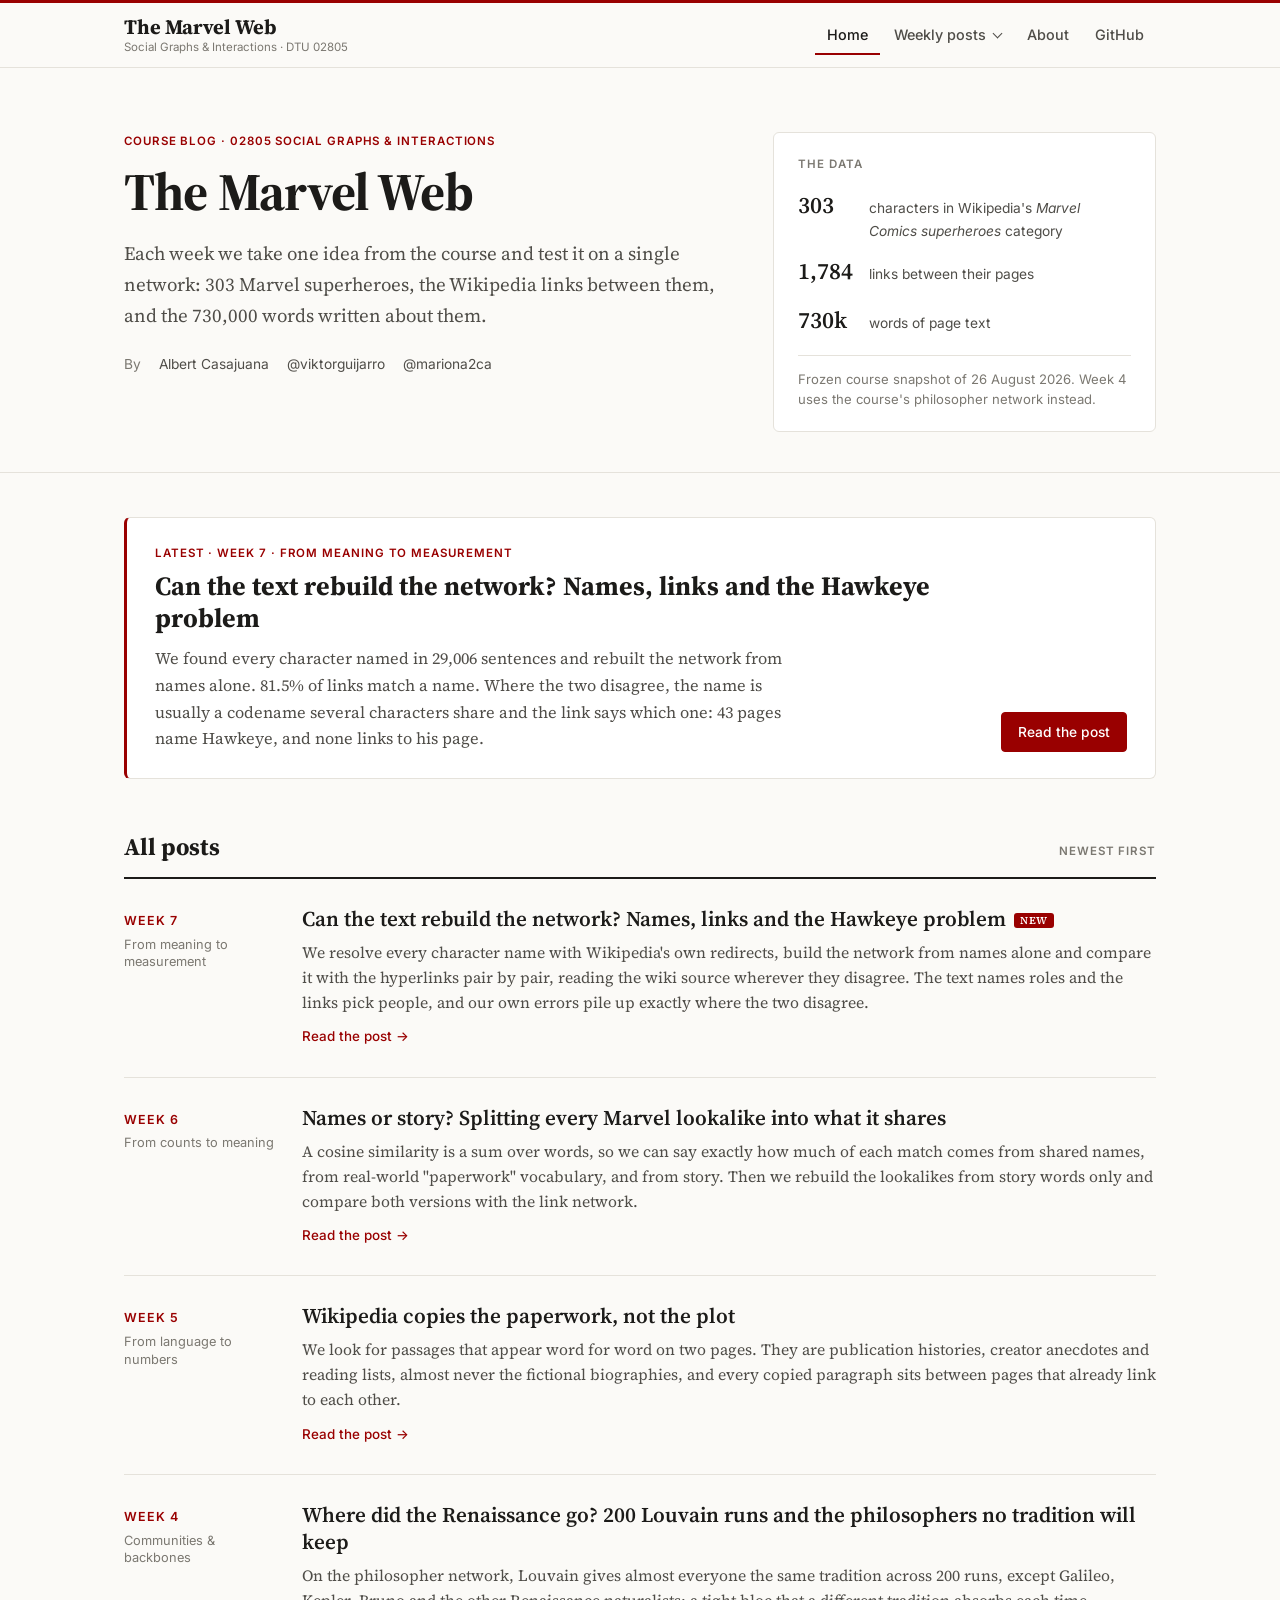
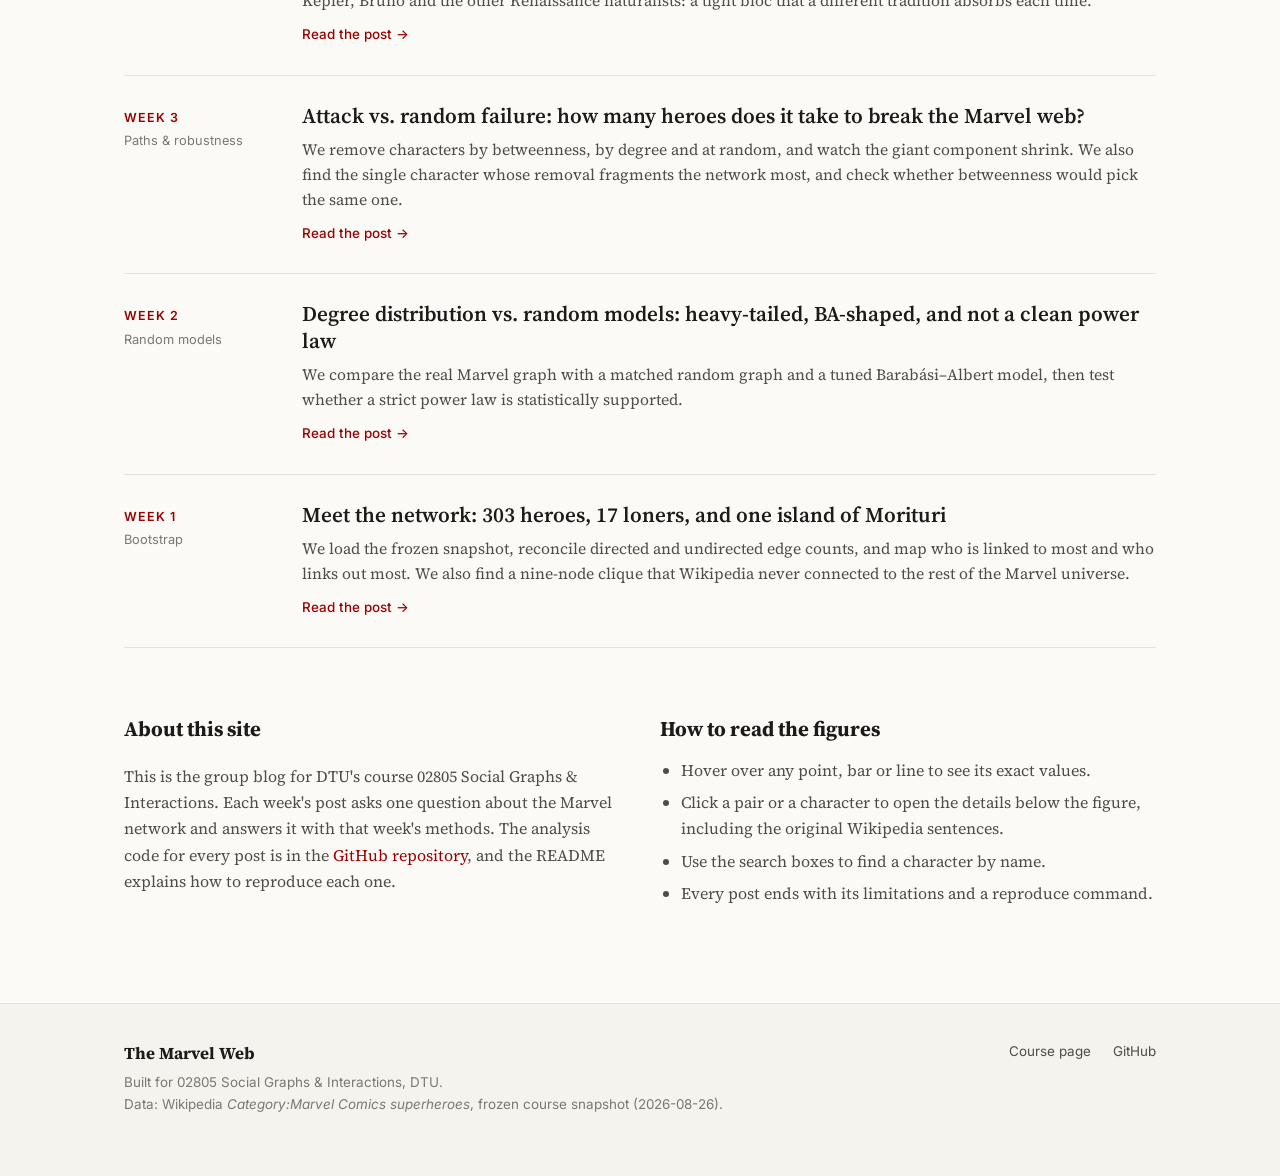
<file: index.html>
<!doctype html>
<html lang="en">
<head>
  <meta charset="utf-8" />
  <meta name="viewport" content="width=device-width, initial-scale=1" />
  <title>The Marvel Web</title>
  <meta name="description" content="A group's running log of the Social Graphs & Interactions course (02805), mining the structure and text of the Marvel Comics superhero network." />
  <meta name="theme-color" content="#fbfaf7" />
  <link rel="preconnect" href="https://fonts.googleapis.com" />
  <link rel="preconnect" href="https://fonts.gstatic.com" crossorigin />
  <link rel="stylesheet" href="style.css?v=8" />
  <link rel="icon" href="data:image/svg+xml,<svg xmlns=%22http://www.w3.org/2000/svg%22 viewBox=%220 0 32 32%22><rect width=%2232%22 height=%2232%22 rx=%225%22 fill=%22%23990000%22/><text x=%2216%22 y=%2223%22 font-family=%22Georgia,serif%22 font-size=%2219%22 font-weight=%22700%22 fill=%22white%22 text-anchor=%22middle%22>M</text></svg>" />
</head>
<body>
  <header class="site-header">
    <div class="inner">
      <a class="brand" href="index.html">
        <span class="brand-name">The Marvel Web</span>
        <span class="brand-sub">Social Graphs &amp; Interactions · DTU 02805</span>
      </a>
      <nav class="main-nav" aria-label="Main">
        <a href="index.html" class="active">Home</a>
        <details class="menu"><summary>Weekly posts</summary><div class="menu-list" data-posts></div></details>
        <a href="#about" class="hide-sm">About</a>
        <a href="https://github.com/albertcasajuana01/social-graphs" target="_blank" rel="noopener">GitHub</a>
      </nav>
    </div>
  </header>

  <section class="intro">
    <div class="inner">
      <div>
        <div class="eyebrow">Course blog · 02805 Social Graphs &amp; Interactions</div>
        <h1>The Marvel Web</h1>
        <p class="lede">Each week we take one idea from the course and test it on a single network: 303 Marvel superheroes, the Wikipedia links between them, and the 730,000 words written about them.</p>
        <div class="crew">
          <span>By</span>
          <a href="https://github.com/albertcasajuana01" target="_blank" rel="noopener">Albert Casajuana</a>
          <a href="https://github.com/viktorguijarro" target="_blank" rel="noopener">@viktorguijarro</a>
          <a href="https://github.com/mariona2ca" target="_blank" rel="noopener">@mariona2ca</a>
        </div>
      </div>
      <aside class="facts" aria-label="The data">
        <h2>The data</h2>
        <dl>
          <dt>303</dt><dd>characters in Wikipedia's <i>Marvel Comics superheroes</i> category</dd>
          <dt>1,784</dt><dd>links between their pages</dd>
          <dt>730k</dt><dd>words of page text</dd>
        </dl>
        <p>Frozen course snapshot of 26 August 2026. Week 4 uses the course's philosopher network instead.</p>
      </aside>
    </div>
  </section>

  <main>
    <div class="wrap wide">
      <div class="latest">
        <div>
          <p class="kicker">Latest · Week 7 · From meaning to measurement</p>
          <h2><a href="posts/week7-hawkeye.html">Can the text rebuild the network? Names, links and the Hawkeye problem</a></h2>
          <p>We found every character named in 29,006 sentences and rebuilt the network from names alone. 81.5% of links match a name. Where the two disagree, the name is usually a codename several characters share and the link says which one: 43 pages name Hawkeye, and none links to his page.</p>
        </div>
        <a class="btn" href="posts/week7-hawkeye.html">Read the post</a>
      </div>

      <div class="index-head" id="posts"><h2>All posts</h2><span>Newest first</span></div>
      <ul class="post-list">
        <li>
          <a href="posts/week7-hawkeye.html">
            <div class="no">Week 7<small>From meaning to measurement</small></div>
            <div>
              <h2>Can the text rebuild the network? Names, links and the Hawkeye problem<span class="new">NEW</span></h2>
              <p>We resolve every character name with Wikipedia's own redirects, build the network from names alone and compare it with the hyperlinks pair by pair, reading the wiki source wherever they disagree. The text names roles and the links pick people, and our own errors pile up exactly where the two disagree.</p>
              <span class="more">Read the post →</span>
            </div>
          </a>
        </li>
        <li>
          <a href="posts/week6-names.html">
            <div class="no">Week 6<small>From counts to meaning</small></div>
            <div>
              <h2>Names or story? Splitting every Marvel lookalike into what it shares</h2>
              <p>A cosine similarity is a sum over words, so we can say exactly how much of each match comes from shared names, from real-world "paperwork" vocabulary, and from story. Then we rebuild the lookalikes from story words only and compare both versions with the link network.</p>
              <span class="more">Read the post →</span>
            </div>
          </a>
        </li>
        <li>
          <a href="posts/week5-copying.html">
            <div class="no">Week 5<small>From language to numbers</small></div>
            <div>
              <h2>Wikipedia copies the paperwork, not the plot</h2>
              <p>We look for passages that appear word for word on two pages. They are publication histories, creator anecdotes and reading lists, almost never the fictional biographies, and every copied paragraph sits between pages that already link to each other.</p>
              <span class="more">Read the post →</span>
            </div>
          </a>
        </li>
        <li>
          <a href="posts/week4-renaissance.html">
            <div class="no">Week 4<small>Communities &amp; backbones</small></div>
            <div>
              <h2>Where did the Renaissance go? 200 Louvain runs and the philosophers no tradition will keep</h2>
              <p>On the philosopher network, Louvain gives almost everyone the same tradition across 200 runs, except Galileo, Kepler, Bruno and the other Renaissance naturalists: a tight bloc that a different tradition absorbs each time.</p>
              <span class="more">Read the post →</span>
            </div>
          </a>
        </li>
        <li>
          <a href="posts/week3-robustness.html">
            <div class="no">Week 3<small>Paths &amp; robustness</small></div>
            <div>
              <h2>Attack vs. random failure: how many heroes does it take to break the Marvel web?</h2>
              <p>We remove characters by betweenness, by degree and at random, and watch the giant component shrink. We also find the single character whose removal fragments the network most, and check whether betweenness would pick the same one.</p>
              <span class="more">Read the post →</span>
            </div>
          </a>
        </li>
        <li>
          <a href="posts/week2-models.html">
            <div class="no">Week 2<small>Random models</small></div>
            <div>
              <h2>Degree distribution vs. random models: heavy-tailed, BA-shaped, and not a clean power law</h2>
              <p>We compare the real Marvel graph with a matched random graph and a tuned Barabási–Albert model, then test whether a strict power law is statistically supported.</p>
              <span class="more">Read the post →</span>
            </div>
          </a>
        </li>
        <li>
          <a href="posts/week1-bootstrap.html">
            <div class="no">Week 1<small>Bootstrap</small></div>
            <div>
              <h2>Meet the network: 303 heroes, 17 loners, and one island of Morituri</h2>
              <p>We load the frozen snapshot, reconcile directed and undirected edge counts, and map who is linked to most and who links out most. We also find a nine-node clique that Wikipedia never connected to the rest of the Marvel universe.</p>
              <span class="more">Read the post →</span>
            </div>
          </a>
        </li>
      </ul>

      <section class="about" id="about">
        <div>
          <h2>About this site</h2>
          <p>This is the group blog for DTU's course 02805 Social Graphs &amp; Interactions. Each week's post asks one question about the Marvel network and answers it with that week's methods. The analysis code for every post is in the <a href="https://github.com/albertcasajuana01/social-graphs">GitHub repository</a>, and the README explains how to reproduce each one.</p>
        </div>
        <div>
          <h2>How to read the figures</h2>
          <ul>
            <li>Hover over any point, bar or line to see its exact values.</li>
            <li>Click a pair or a character to open the details below the figure, including the original Wikipedia sentences.</li>
            <li>Use the search boxes to find a character by name.</li>
            <li>Every post ends with its limitations and a reproduce command.</li>
          </ul>
        </div>
      </section>
    </div>
  </main>

  <footer>
    <div class="inner">
      <div>
        <div class="fm">The Marvel Web</div>
        Built for 02805 Social Graphs &amp; Interactions, DTU.<br />Data: Wikipedia <i>Category:Marvel Comics superheroes</i>, frozen course snapshot (2026-08-26).
      </div>
      <div class="links">
        <a href="https://sunelehmann.com/socialgraphs2026-web/" target="_blank" rel="noopener">Course page</a>
        <a href="https://github.com/albertcasajuana01/social-graphs" target="_blank" rel="noopener">GitHub</a>
      </div>
    </div>
  </footer>

  <script src="assets/site.js?v=10"></script>
</body>
</html>
</file>
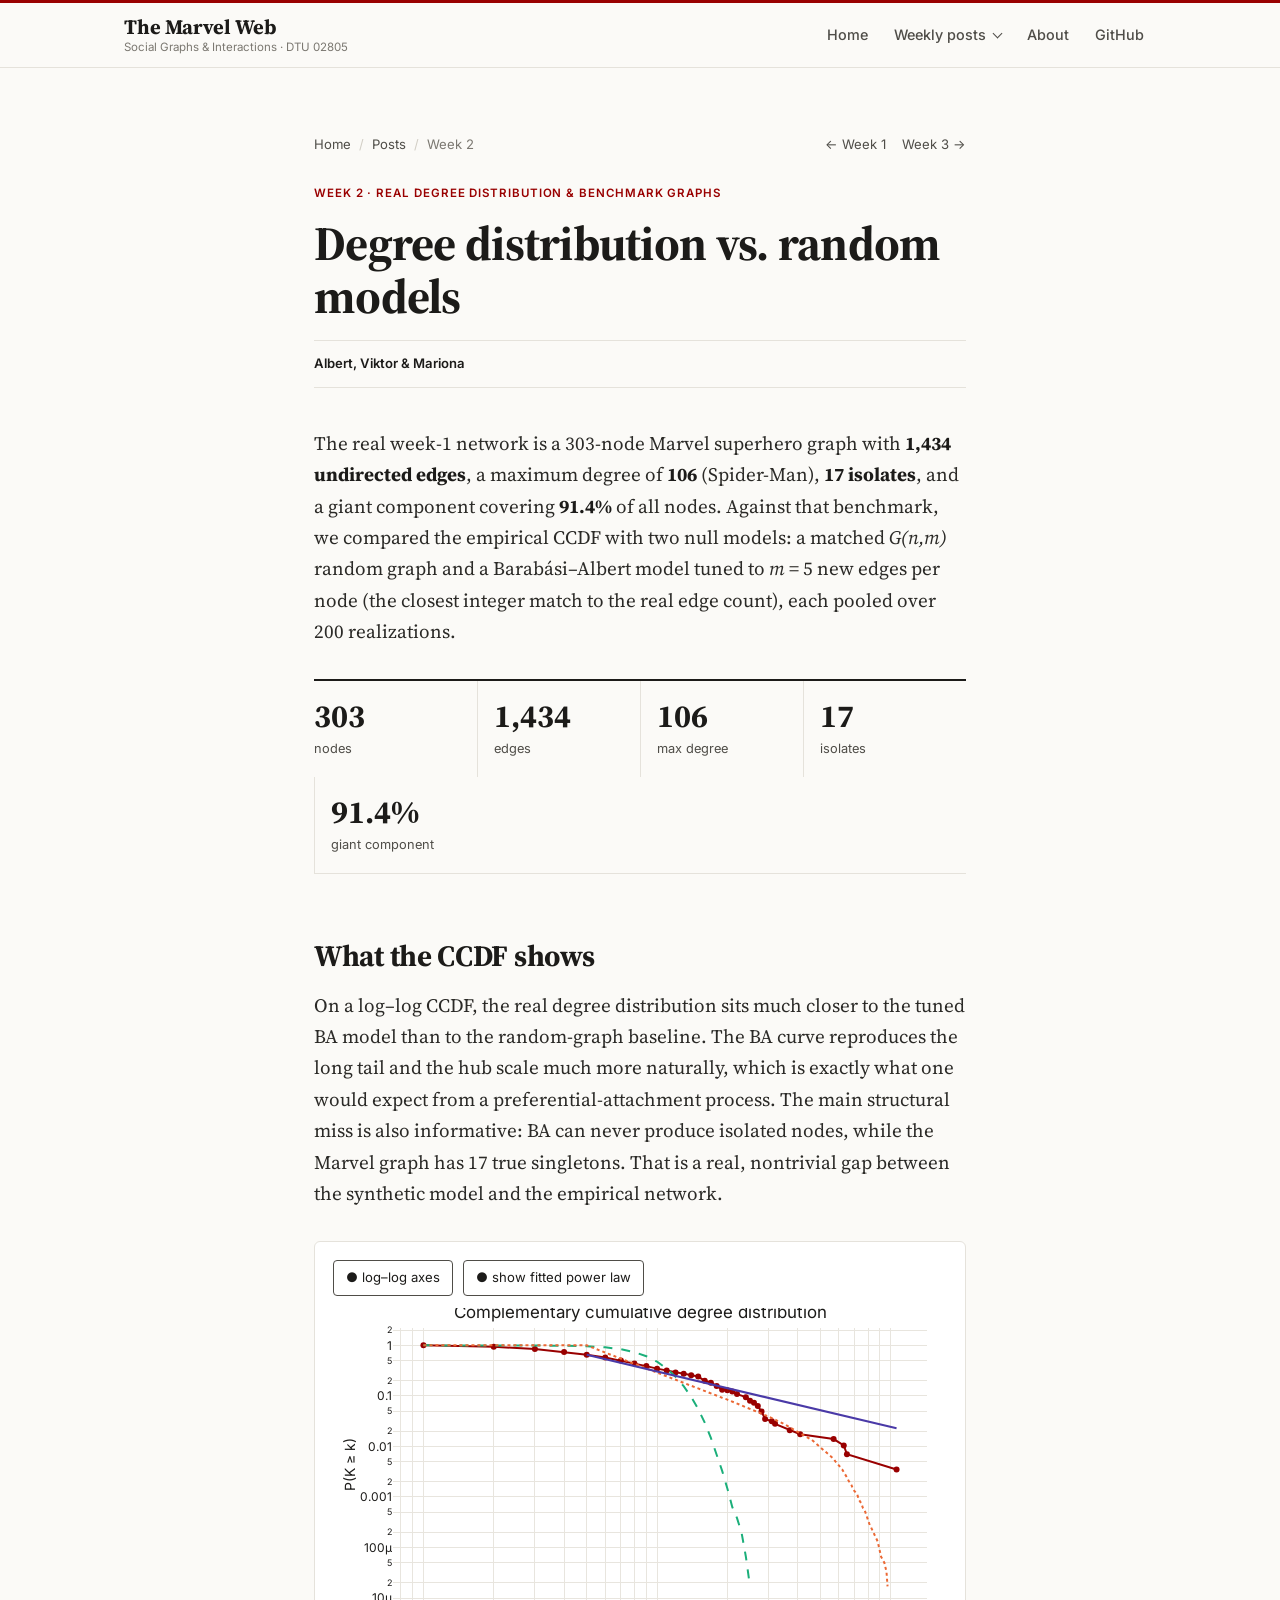
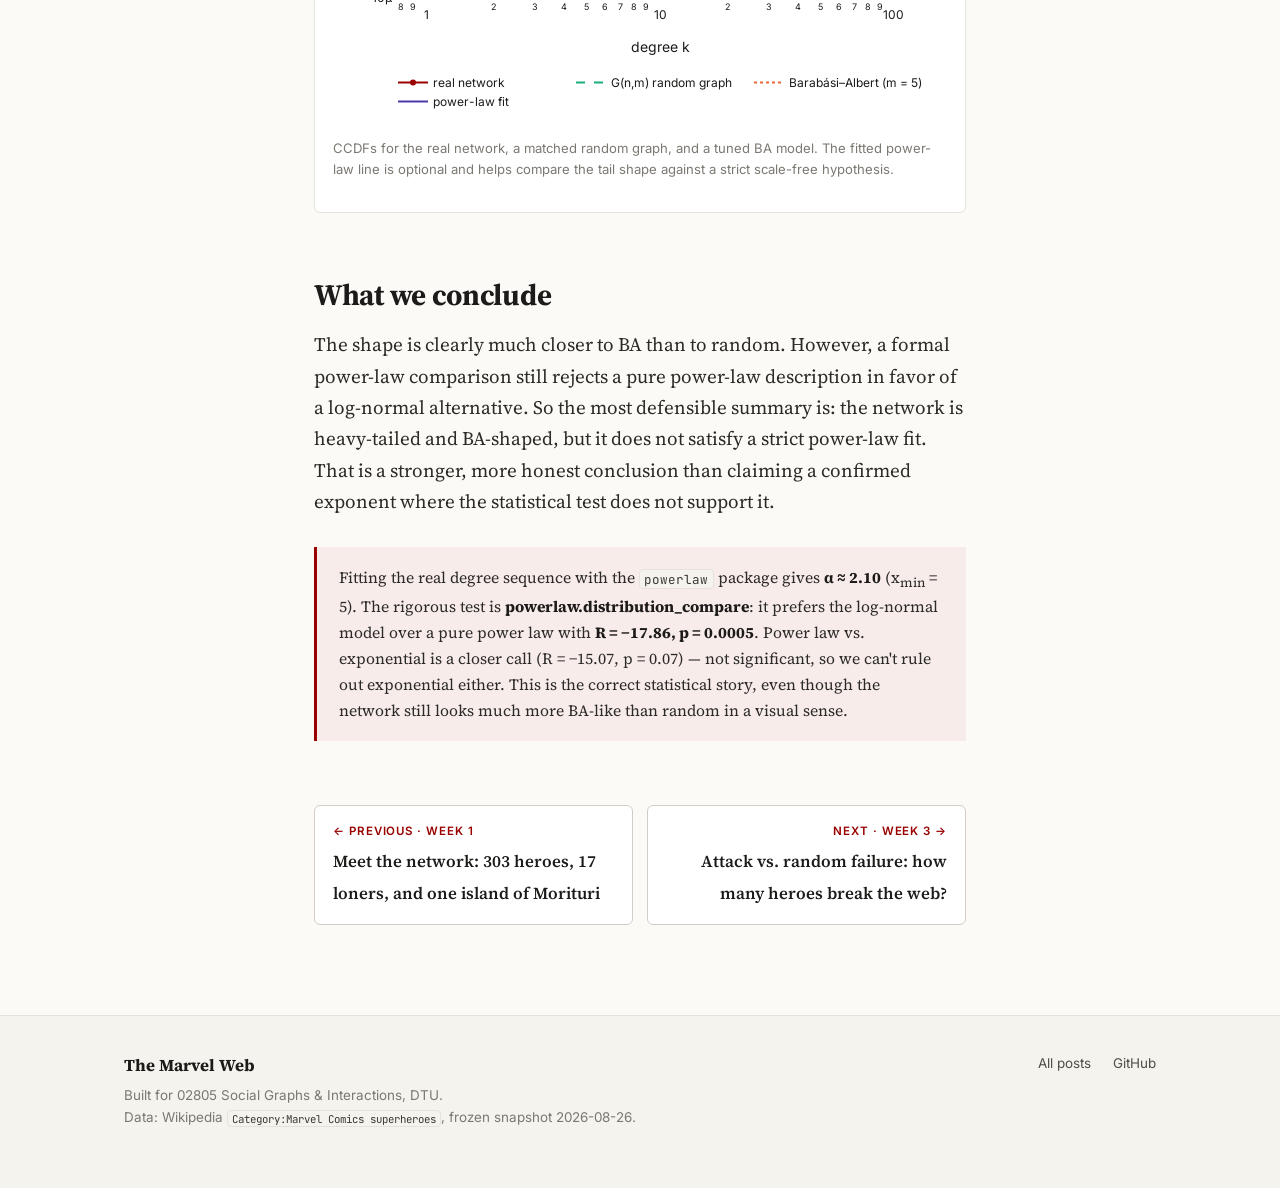
<file: posts/week2-models.html>
<!doctype html>
<html lang="en">
<head>
  <meta charset="utf-8" />
  <meta name="viewport" content="width=device-width, initial-scale=1" />
  <title>Week 2 — Degree distribution vs. random models | The Marvel Web</title>
  <meta name="theme-color" content="#fbfaf7" />
  <link rel="stylesheet" href="../style.css?v=8" />
  <link rel="icon" href="data:image/svg+xml,<svg xmlns=%22http://www.w3.org/2000/svg%22 viewBox=%220 0 32 32%22><rect width=%2232%22 height=%2232%22 rx=%225%22 fill=%22%23990000%22/><text x=%2216%22 y=%2223%22 font-family=%22Georgia,serif%22 font-size=%2219%22 font-weight=%22700%22 fill=%22white%22 text-anchor=%22middle%22>M</text></svg>" />
</head>
<body>
  <header class="site-header">
    <div class="inner">
      <a class="brand" href="../index.html">
        <span class="brand-name">The Marvel Web</span>
        <span class="brand-sub">Social Graphs &amp; Interactions · DTU 02805</span>
      </a>
      <nav class="main-nav" aria-label="Main">
        <a href="../index.html">Home</a>
        <details class="menu"><summary>Weekly posts</summary><div class="menu-list" data-posts></div></details>
        <a href="../index.html#about" class="hide-sm">About</a>
        <a href="https://github.com/albertcasajuana01/social-graphs" target="_blank" rel="noopener">GitHub</a>
      </nav>
    </div>
    <div class="progress"></div>
  </header>

  <main>
    <div class="wrap">
      <article>
        <div class="article-head">
          <p class="kicker">Week 2 · Real degree distribution &amp; benchmark graphs</p>
          <h1>Degree distribution vs. random models</h1>
          <div class="byline"><span><b>Albert, Viktor &amp; Mariona</b></span></div>
        </div>

        <p>
          The real week-1 network is a 303-node Marvel superhero graph with <strong>1,434 undirected edges</strong>,
          a maximum degree of <strong>106</strong> (Spider-Man), <strong>17 isolates</strong>, and a giant component
          covering <strong>91.4%</strong> of all nodes. Against that benchmark, we compared the empirical CCDF with
          two null models: a matched <em>G(n,m)</em> random graph and a Barabási–Albert model tuned to
          <em>m</em> = 5 new edges per node (the closest integer match to the real edge count),
          each pooled over 200 realizations.
        </p>

        <div class="stat-grid">
          <div class="stat-card"><div class="num">303</div><div class="label">nodes</div></div>
          <div class="stat-card"><div class="num">1,434</div><div class="label">edges</div></div>
          <div class="stat-card"><div class="num">106</div><div class="label">max degree</div></div>
          <div class="stat-card"><div class="num">17</div><div class="label">isolates</div></div>
          <div class="stat-card"><div class="num">91.4%</div><div class="label">giant component</div></div>
        </div>

        <h2>What the CCDF shows</h2>
        <p>
          On a log–log CCDF, the real degree distribution sits much closer to the tuned BA model than to the
          random-graph baseline. The BA curve reproduces the long tail and the hub scale much more naturally,
          which is exactly what one would expect from a preferential-attachment process. The main structural
          miss is also informative: BA can never produce isolated nodes, while the Marvel graph has 17 true
          singletons. That is a real, nontrivial gap between the synthetic model and the empirical network.
        </p>

        <div class="chart-app">
          <div class="net-controls">
            <span class="chip-toggle on" id="ccdf-scale-toggle">● log–log axes</span>
            <span class="chip-toggle on" id="ccdf-fit-toggle">● show fitted power law</span>
          </div>
          <div id="ccdf-plot" class="chart-plot" style="height:420px;"></div>
          <p class="chart-note">
            CCDFs for the real network, a matched random graph, and a tuned BA model. The fitted power-law line is
            optional and helps compare the tail shape against a strict scale-free hypothesis.
          </p>
        </div>

        <h2>What we conclude</h2>
        <p>
          The shape is clearly much closer to BA than to random. However, a formal power-law comparison still
          rejects a pure power-law description in favor of a log-normal alternative. So the most defensible
          summary is: the network is heavy-tailed and BA-shaped, but it does not satisfy a strict power-law fit.
          That is a stronger, more honest conclusion than claiming a confirmed exponent where the statistical
          test does not support it.
        </p>

        <div class="callout">
          Fitting the real degree sequence with the <code>powerlaw</code> package gives
          <strong>α ≈ 2.10</strong> (x<sub>min</sub> = 5). The rigorous test is
          <strong>powerlaw.distribution_compare</strong>: it prefers the log-normal model over a pure power law
          with <strong>R = −17.86, p = 0.0005</strong>. Power law vs. exponential is a closer call
          (R = −15.07, p = 0.07) — not significant, so we can't rule out exponential either. This is the correct
          statistical story, even though the network still looks much more BA-like than random in a visual sense.
        </div>
      </article>
    </div>
  </main>

  <footer>
    <div class="inner">
      <div>
        <div class="fm">The Marvel Web</div>
        Built for 02805 Social Graphs &amp; Interactions, DTU.<br />Data: Wikipedia <code>Category:Marvel Comics superheroes</code>, frozen snapshot 2026-08-26.
      </div>
      <div class="links">
        <a href="../index.html">All posts</a>
        <a href="https://github.com/albertcasajuana01/social-graphs" target="_blank" rel="noopener">GitHub</a>
      </div>
    </div>
  </footer>

  <script src="https://cdn.plot.ly/plotly-2.35.2.min.js"></script>
  <script src="../assets/charts_week2.js?v=8"></script>
  <script src="../assets/site.js?v=10"></script>
</body>
</html>
</file>
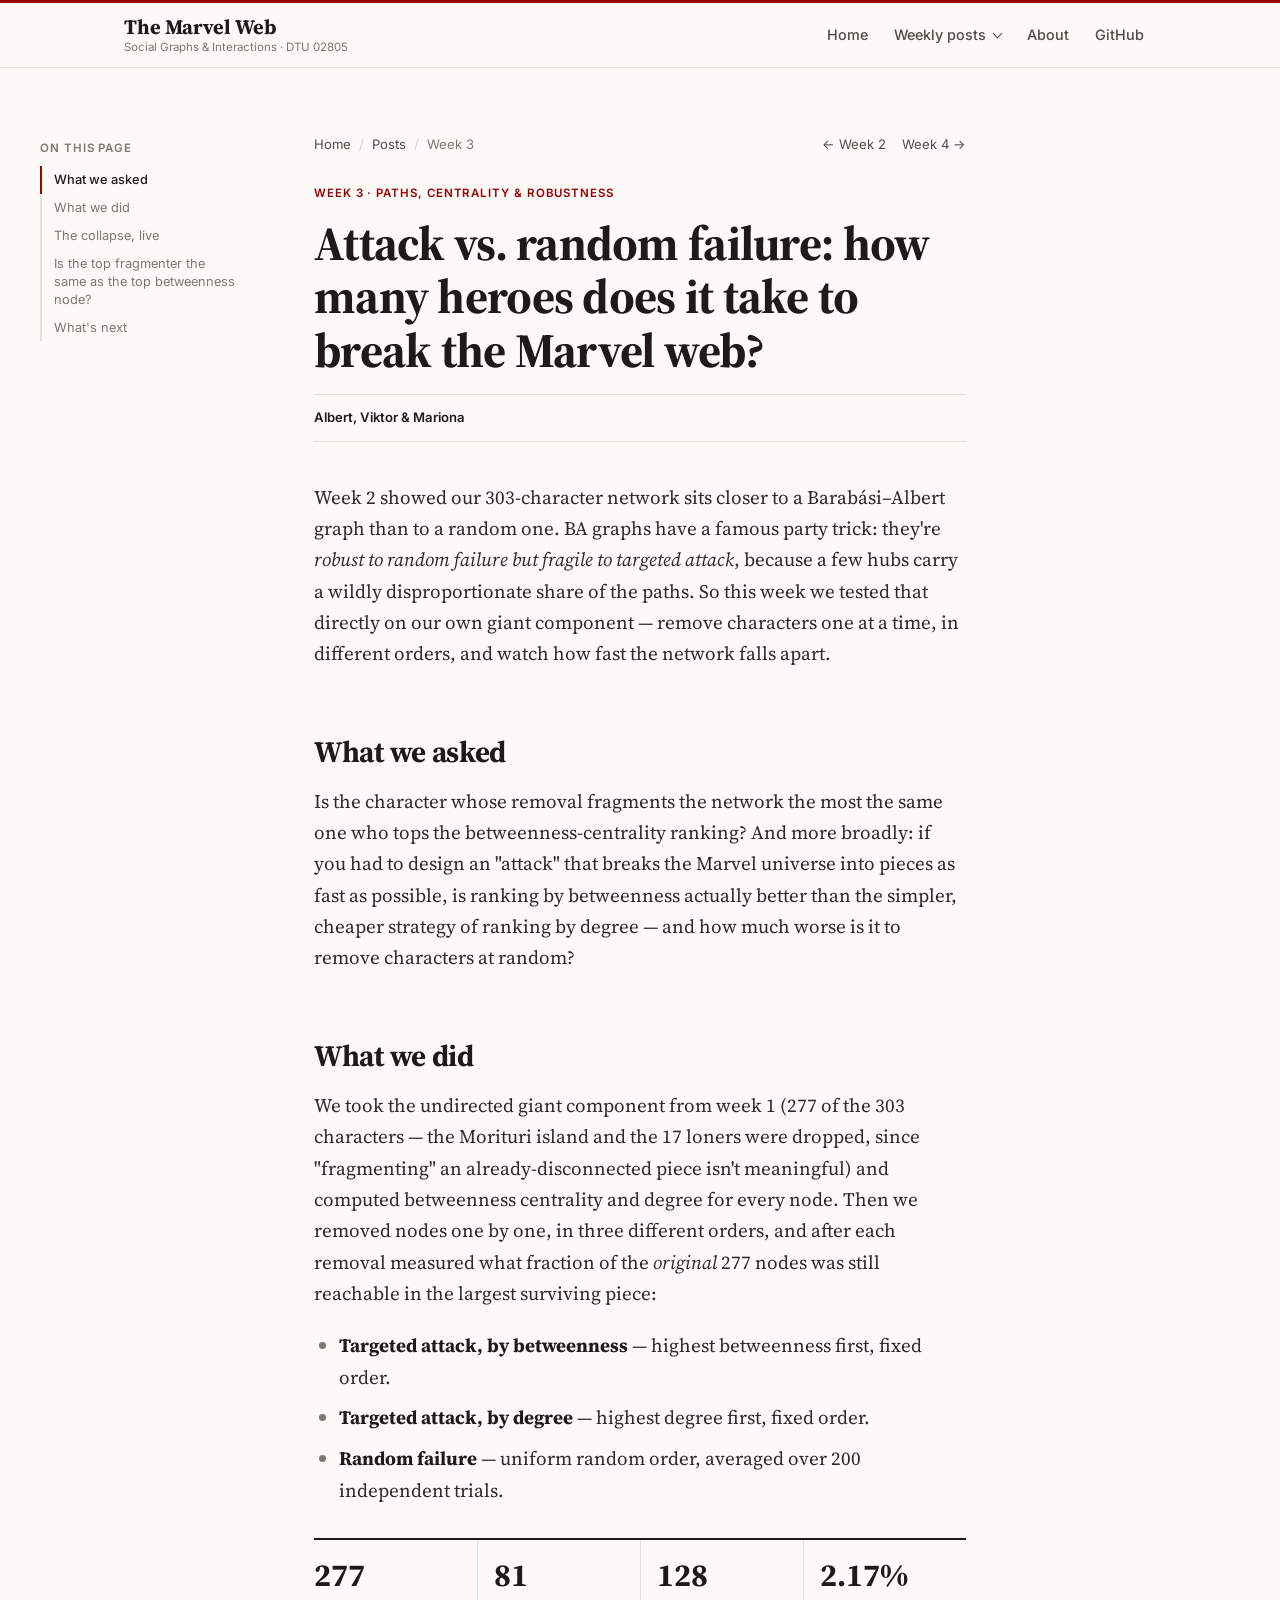
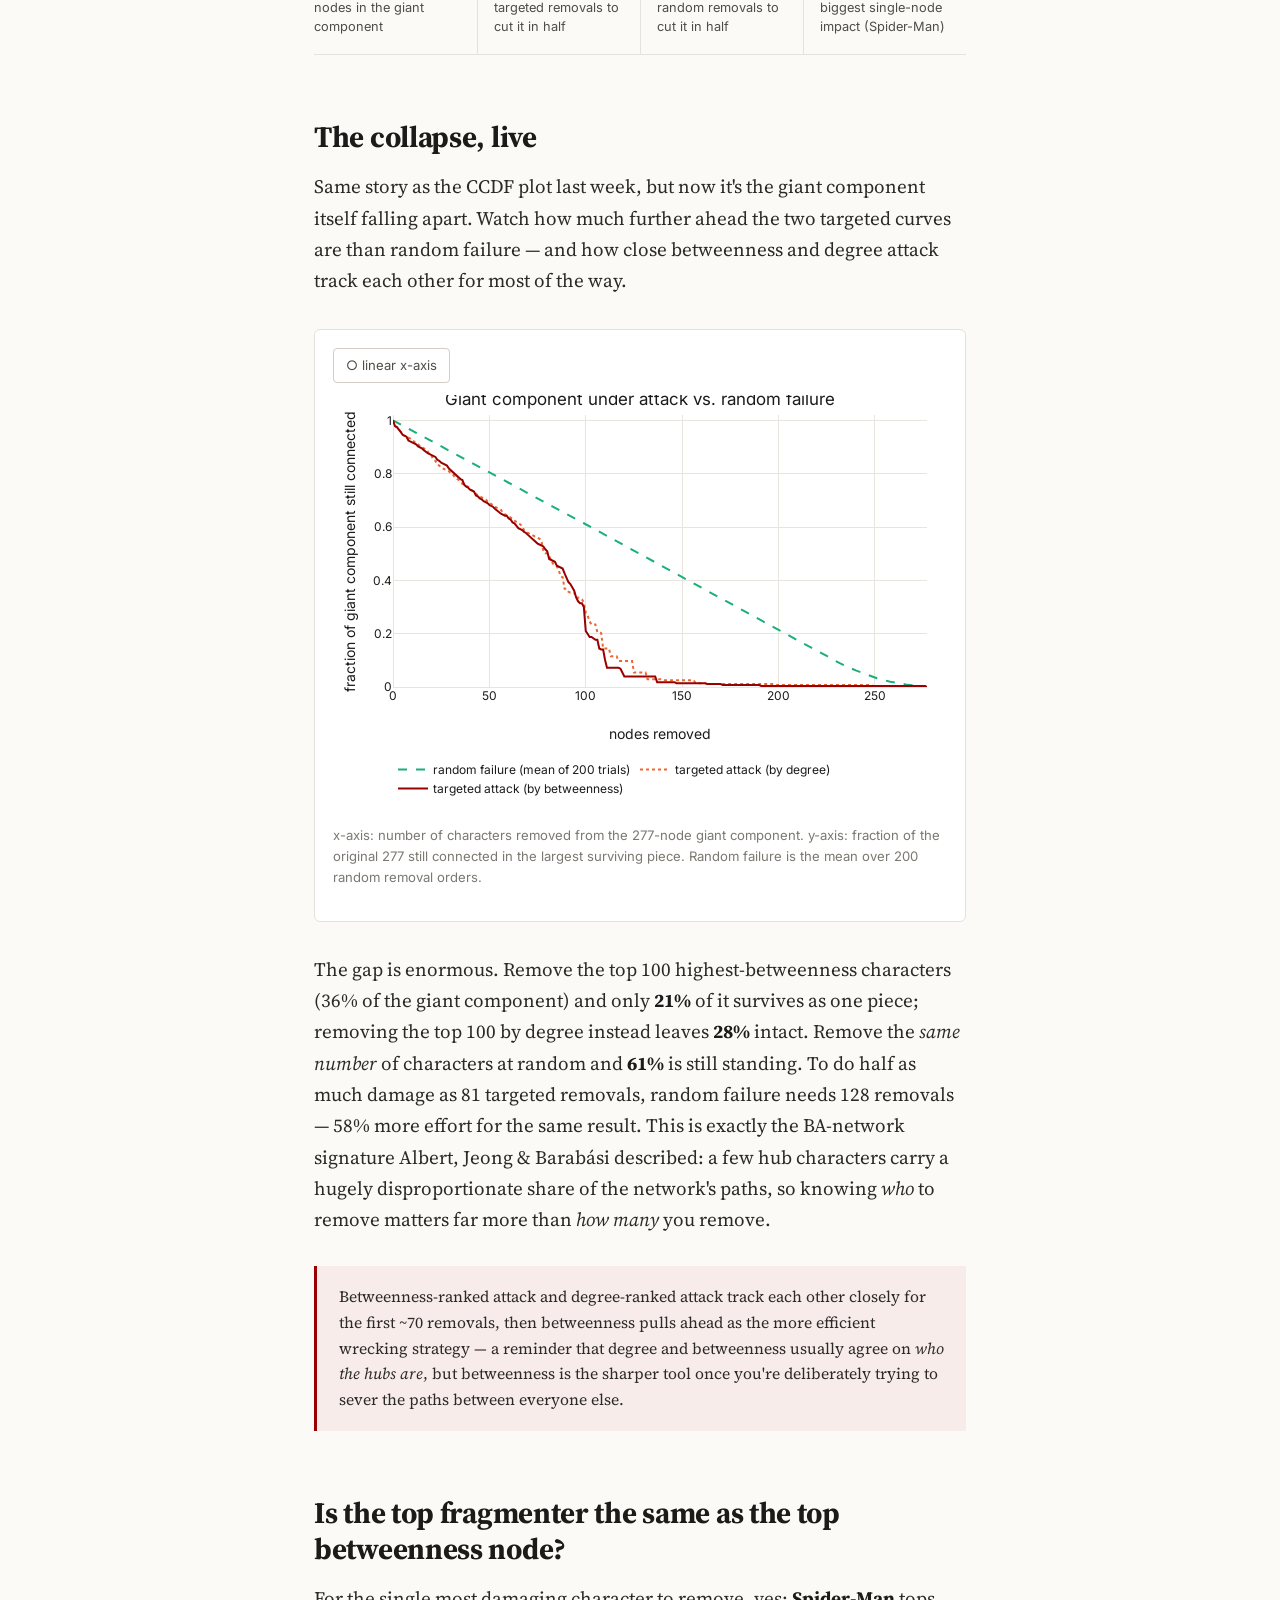
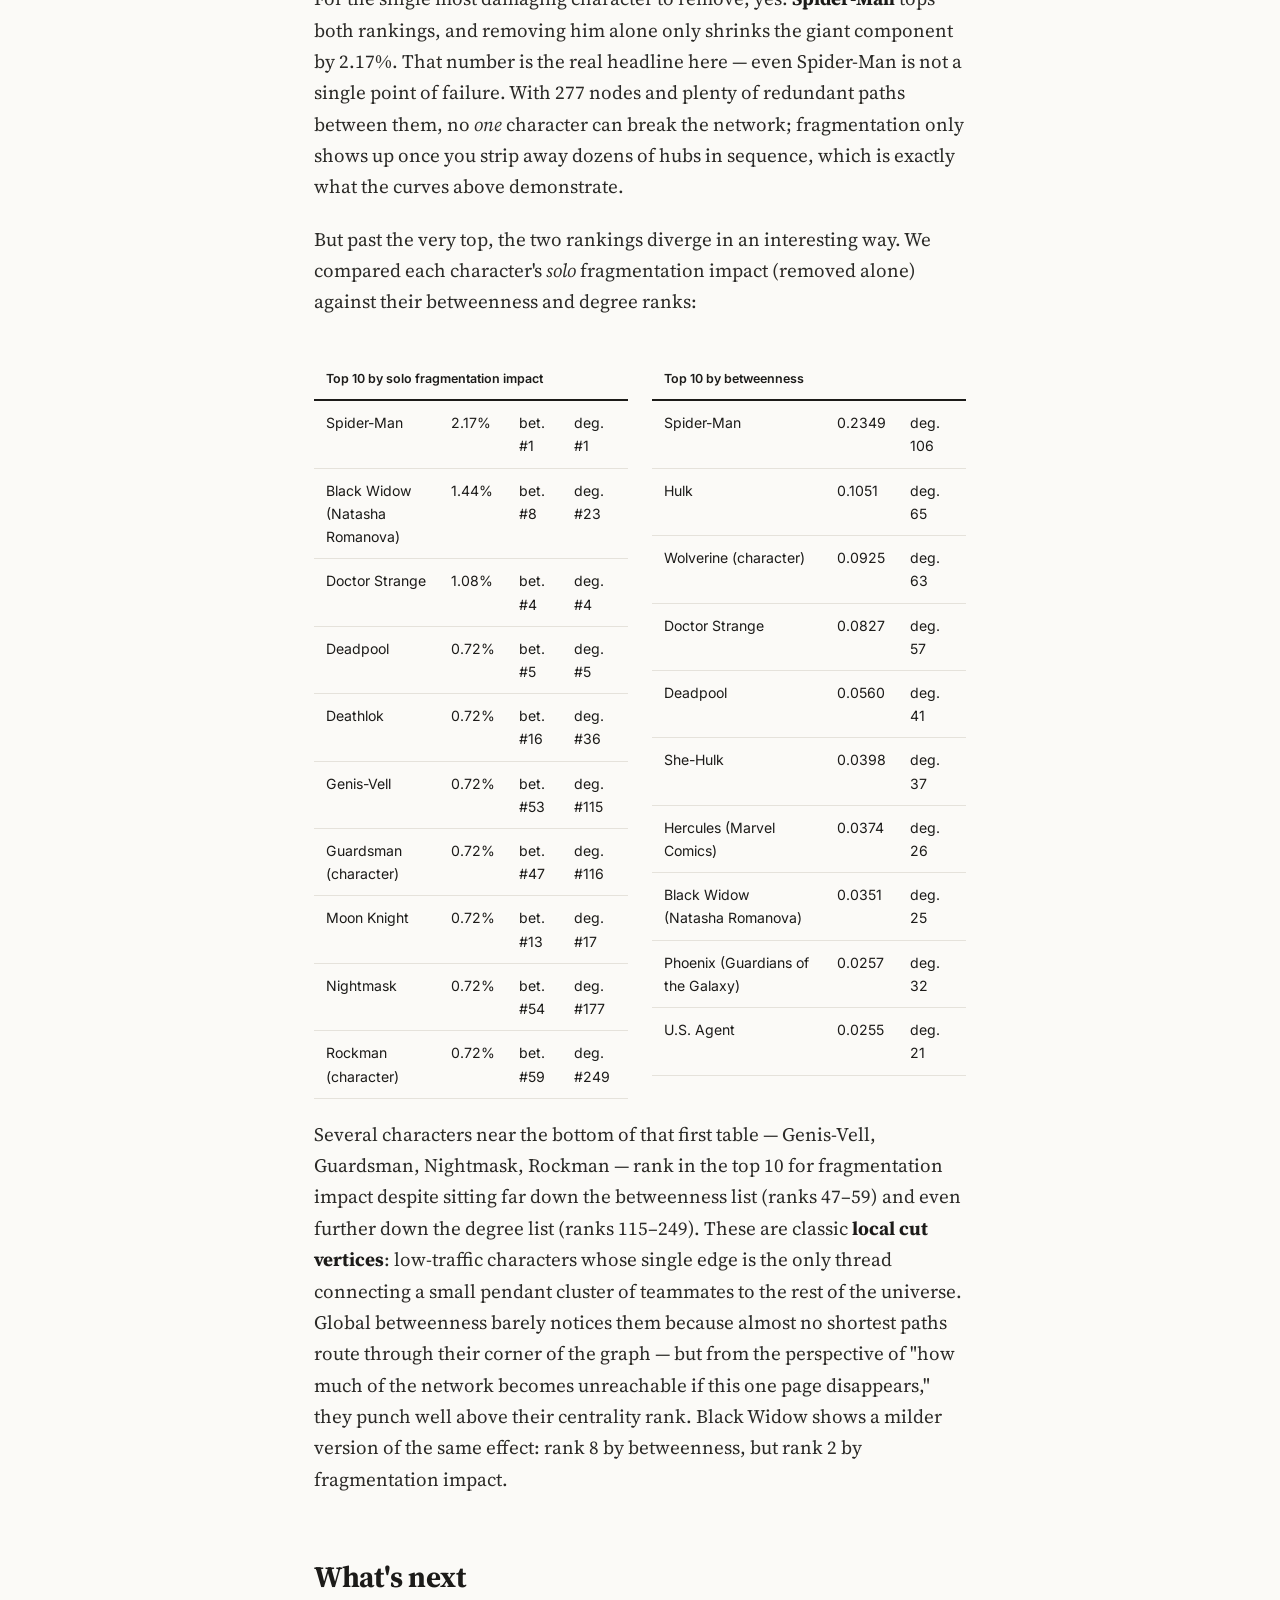
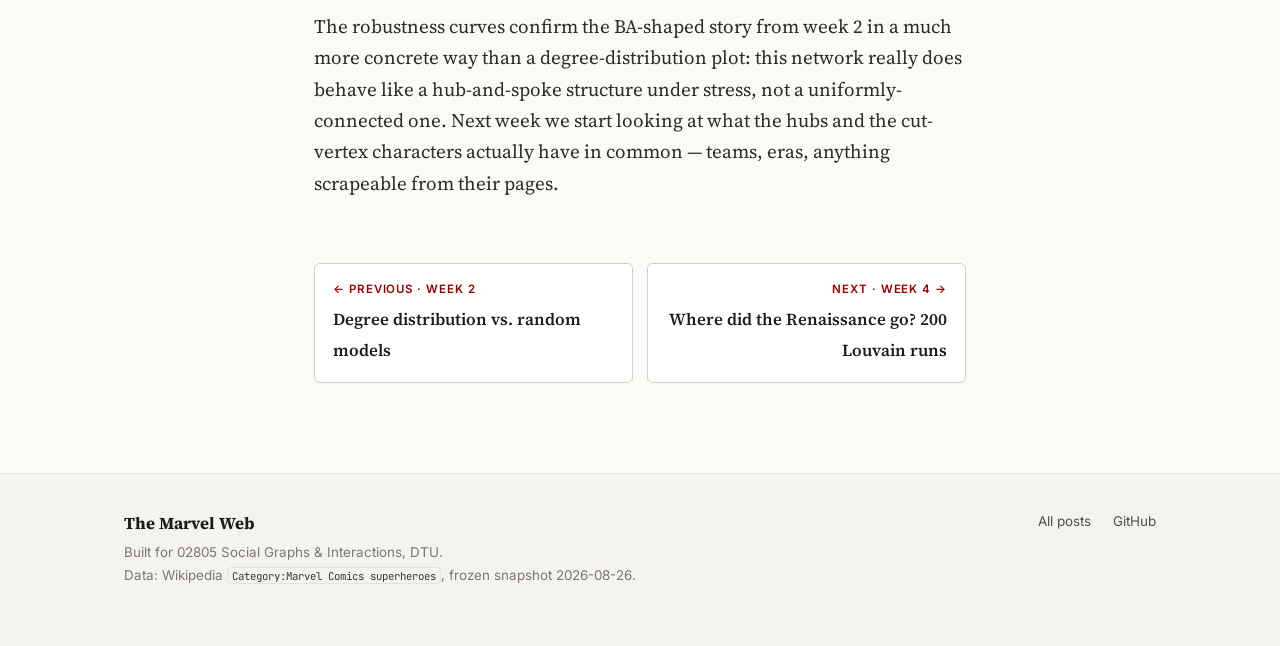
<file: posts/week3-robustness.html>
<!doctype html>
<html lang="en">
<head>
  <meta charset="utf-8" />
  <meta name="viewport" content="width=device-width, initial-scale=1" />
  <title>Week 3 — Attack vs. random failure | The Marvel Web</title>
  <meta name="theme-color" content="#fbfaf7" />
  <link rel="stylesheet" href="../style.css?v=8" />
  <link rel="icon" href="data:image/svg+xml,<svg xmlns=%22http://www.w3.org/2000/svg%22 viewBox=%220 0 32 32%22><rect width=%2232%22 height=%2232%22 rx=%225%22 fill=%22%23990000%22/><text x=%2216%22 y=%2223%22 font-family=%22Georgia,serif%22 font-size=%2219%22 font-weight=%22700%22 fill=%22white%22 text-anchor=%22middle%22>M</text></svg>" />
</head>
<body>
  <header class="site-header">
    <div class="inner">
      <a class="brand" href="../index.html">
        <span class="brand-name">The Marvel Web</span>
        <span class="brand-sub">Social Graphs &amp; Interactions · DTU 02805</span>
      </a>
      <nav class="main-nav" aria-label="Main">
        <a href="../index.html">Home</a>
        <details class="menu"><summary>Weekly posts</summary><div class="menu-list" data-posts></div></details>
        <a href="../index.html#about" class="hide-sm">About</a>
        <a href="https://github.com/albertcasajuana01/social-graphs" target="_blank" rel="noopener">GitHub</a>
      </nav>
    </div>
    <div class="progress"></div>
  </header>

  <main>
    <div class="wrap">
      <article>
        <div class="article-head">
          <p class="kicker">Week 3 · Paths, centrality &amp; robustness</p>
          <h1>Attack vs. random failure: how many heroes does it take to break the Marvel web?</h1>
          <div class="byline"><span><b>Albert, Viktor &amp; Mariona</b></span></div>
        </div>

        <p>
          Week 2 showed our 303-character network sits closer to a
          Barabási–Albert graph than to a random one. BA graphs have a famous party trick: they're
          <em>robust to random failure but fragile to targeted attack</em>, because a few hubs carry a wildly
          disproportionate share of the paths. So this week we tested that directly on our own giant
          component — remove characters one at a time, in different orders, and watch how fast the network
          falls apart.
        </p>

        <h2>What we asked</h2>
        <p>
          Is the character whose removal fragments the network the most the same one who tops the
          betweenness-centrality ranking? And more broadly: if you had to design an "attack" that breaks the
          Marvel universe into pieces as fast as possible, is ranking by betweenness actually better than the
          simpler, cheaper strategy of ranking by degree — and how much worse is it to remove characters at
          random?
        </p>

        <h2>What we did</h2>
        <p>
          We took the undirected giant component from week 1 (277 of the 303 characters — the Morituri
          island and the 17 loners were dropped, since "fragmenting" an already-disconnected piece isn't
          meaningful) and computed betweenness centrality and degree for every node. Then we removed nodes
          one by one, in three different orders, and after each removal measured what fraction of the
          <em>original</em> 277 nodes was still reachable in the largest surviving piece:
        </p>

        <ul>
          <li><strong>Targeted attack, by betweenness</strong> — highest betweenness first, fixed order.</li>
          <li><strong>Targeted attack, by degree</strong> — highest degree first, fixed order.</li>
          <li><strong>Random failure</strong> — uniform random order, averaged over 200 independent trials.</li>
        </ul>

        <div class="stat-grid">
          <div class="stat-card"><div class="num">277</div><div class="label">nodes in the giant component</div></div>
          <div class="stat-card"><div class="num">81</div><div class="label">targeted removals to cut it in half</div></div>
          <div class="stat-card"><div class="num">128</div><div class="label">random removals to cut it in half</div></div>
          <div class="stat-card"><div class="num">2.17%</div><div class="label">biggest single-node impact (Spider-Man)</div></div>
        </div>

        <h2>The collapse, live</h2>
        <p>
          Same story as the CCDF plot last week, but now it's the giant component itself falling apart.
          Watch how much further ahead the two targeted curves are than random failure — and how close
          betweenness and degree attack track each other for most of the way.
        </p>

        <div class="chart-app">
          <div class="net-controls">
            <span class="chip-toggle" id="robustness-scale-toggle">○ linear x-axis</span>
          </div>
          <div id="robustness-plot" class="chart-plot" style="height:420px;"></div>
          <p class="chart-note">
            x-axis: number of characters removed from the 277-node giant component. y-axis: fraction of the
            original 277 still connected in the largest surviving piece. Random failure is the mean over
            200 random removal orders.
          </p>
        </div>

        <p>
          The gap is enormous. Remove the top 100 highest-betweenness characters (36% of the giant
          component) and only <strong>21%</strong> of it survives as one piece; removing the top 100 by
          degree instead leaves <strong>28%</strong> intact. Remove the <em>same number</em> of characters at
          random and <strong>61%</strong> is still standing. To do half as much damage as 81 targeted
          removals, random failure needs 128 removals — 58% more effort for the same result. This is exactly
          the BA-network signature Albert, Jeong &amp; Barabási described: a few hub characters carry a
          hugely disproportionate share of the network's paths, so knowing <em>who</em> to remove matters far
          more than <em>how many</em> you remove.
        </p>

        <div class="callout">
          Betweenness-ranked attack and degree-ranked attack track each other closely for the first ~70
          removals, then betweenness pulls ahead as the more efficient wrecking strategy — a reminder that
          degree and betweenness usually agree on <em>who the hubs are</em>, but betweenness is the sharper
          tool once you're deliberately trying to sever the paths between everyone else.
        </div>

        <h2>Is the top fragmenter the same as the top betweenness node?</h2>
        <p>
          For the single most damaging character to remove, yes: <strong>Spider-Man</strong> tops both
          rankings, and removing him alone only shrinks the giant component by 2.17%. That number is the
          real headline here — even Spider-Man is not a single point of failure. With 277 nodes and plenty of
          redundant paths between them, no <em>one</em> character can break the network; fragmentation only
          shows up once you strip away dozens of hubs in sequence, which is exactly what the curves above
          demonstrate.
        </p>
        <p>
          But past the very top, the two rankings diverge in an interesting way. We compared each
          character's <em>solo</em> fragmentation impact (removed alone) against their betweenness and degree
          ranks:
        </p>

        <div class="two-col">
          <div>
            <table class="stats">
              <thead><tr><th colspan="4">Top 10 by solo fragmentation impact</th></tr></thead>
              <tbody id="fragmenters-table">
                <tr><td colspan="4">loading…</td></tr>
              </tbody>
            </table>
          </div>
          <div>
            <table class="stats">
              <thead><tr><th colspan="3">Top 10 by betweenness</th></tr></thead>
              <tbody id="betweenness-table">
                <tr><td colspan="3">loading…</td></tr>
              </tbody>
            </table>
          </div>
        </div>

        <p>
          Several characters near the bottom of that first table — Genis-Vell, Guardsman, Nightmask, Rockman
          — rank in the top 10 for fragmentation impact despite sitting far down the betweenness list (ranks
          47–59) and even further down the degree list (ranks 115–249). These are classic <strong>local cut
          vertices</strong>: low-traffic characters whose single edge is the only thread connecting a small
          pendant cluster of teammates to the rest of the universe. Global betweenness barely notices them
          because almost no shortest paths route through their corner of the graph — but from the
          perspective of "how much of the network becomes unreachable if this one page disappears," they
          punch well above their centrality rank. Black Widow shows a milder version of the same effect:
          rank 8 by betweenness, but rank 2 by fragmentation impact.
        </p>

        <h2>What's next</h2>
        <p>
          The robustness curves confirm the BA-shaped story from week 2 in a much more concrete way than a
          degree-distribution plot: this network really does behave like a hub-and-spoke structure under
          stress, not a uniformly-connected one. Next week we start looking at what the hubs and the
          cut-vertex characters actually have in common — teams, eras, anything scrapeable from their pages.
        </p>
      </article>
    </div>
  </main>

  <footer>
    <div class="inner">
      <div>
        <div class="fm">The Marvel Web</div>
        Built for 02805 Social Graphs &amp; Interactions, DTU.<br />Data: Wikipedia <code>Category:Marvel Comics superheroes</code>, frozen snapshot 2026-08-26.
      </div>
      <div class="links">
        <a href="../index.html">All posts</a>
        <a href="https://github.com/albertcasajuana01/social-graphs" target="_blank" rel="noopener">GitHub</a>
      </div>
    </div>
  </footer>

  <script src="https://cdn.plot.ly/plotly-2.35.2.min.js"></script>
  <script src="../assets/charts_week3.js?v=8"></script>
  <script src="../assets/tables_week3.js?v=8"></script>
  <script src="../assets/site.js?v=10"></script>
</body>
</html>
</file>
<file: style.css>
@import url("https://fonts.googleapis.com/css2?family=Source+Serif+4:ital,opsz,wght@0,8..60,400;0,8..60,600;0,8..60,700;1,8..60,400&family=Inter:wght@400;500;600&family=JetBrains+Mono:wght@400&display=swap");

/* =====================================================================
   The Marvel Web: classic journal theme
   Paper background, serif reading type, sans-serif interface, one accent (DTU red).
   ===================================================================== */

:root {
  color-scheme: light;
  --bg: #fbfaf7;            /* paper */
  --bg-raised: #ffffff;     /* cards, figures */
  --bg-raised-2: #f5f3ee;
  --bg-sunk: #f3f1ec;       /* inputs, wells */
  --line: #e5e2db;
  --line-strong: #d2cec5;
  --border: var(--line);
  --text: #1c1b19;
  --text-dim: #4f4d48;
  --muted: #7b7871;
  --accent: #990000;        /* DTU red */
  --accent-hover: #6e0000;
  --accent-soft: #f7ecea;
  --accent-2: #1c1b19;
  --pow: #990000;

  /* data colors (validated light-mode slots) */
  --d-blue: #2a78d6;
  --d-orange: #eb6834;
  --d-aqua: #1baf7a;
  --d-grey: #9a978f;

  /* legacy names used by weeks 1–5 */
  --stan: #e34948;
  --giant: #990000;
  --morituri: #2a78d6;
  --isolate: #1baf7a;

  --serif: "Source Serif 4", Charter, "Iowan Old Style", Georgia, serif;
  --sans: "Inter", -apple-system, BlinkMacSystemFont, "Segoe UI", Helvetica, Arial, sans-serif;
  --mono: "JetBrains Mono", ui-monospace, SFMono-Regular, Menlo, monospace;

  --max: 700px;      /* reading column */
  --wide: 1080px;    /* figures that break out, header, index */
  --radius: 6px;
  --ease: cubic-bezier(.2, .7, .2, 1);
}

* { box-sizing: border-box; }
html { scroll-behavior: smooth; -webkit-text-size-adjust: 100%; }

body {
  margin: 0;
  background: var(--bg);
  color: var(--text);
  font-family: var(--serif);
  font-size: 19px;
  line-height: 1.65;
  -webkit-font-smoothing: antialiased;
  -moz-osx-font-smoothing: grayscale;
  text-rendering: optimizeLegibility;
  overflow-x: hidden;
}

::selection { background: #f0d6d3; }

a { color: var(--accent); text-decoration: none; }
a:hover { color: var(--accent-hover); }
article p a, article li a { text-decoration: underline; text-decoration-thickness: 1px; text-underline-offset: 3px; text-decoration-color: rgba(153,0,0,.35); }
article p a:hover, article li a:hover { text-decoration-color: currentColor; }

code {
  font-family: var(--mono); font-size: .8em;
  background: var(--bg-raised-2); border: 1px solid var(--line); border-radius: 4px; padding: .05em .35em; color: #3a3833;
}

.wrap { max-width: var(--max); margin: 0 auto; padding: 0 24px; }
.wrap.wide { max-width: var(--wide); }

/* small uppercase label, used across the site */
.label-caps, .kicker, .eyebrow, .fig-no, .index-head span, .post-list .meta, .toc .t, .post-nav small, .note .tag-l, .hero-panel .hp-section-label {
  font-family: var(--sans); font-size: .72rem; font-weight: 600; letter-spacing: .08em; text-transform: uppercase;
}

/* =====================================================================
   Header + navigation (all pages)
   ===================================================================== */

.site-header {
  position: sticky; top: 0; z-index: 50;
  background: rgba(251, 250, 247, .94);
  backdrop-filter: blur(8px); -webkit-backdrop-filter: blur(8px);
  border-bottom: 1px solid var(--line);
  border-top: 3px solid var(--accent);
  font-family: var(--sans);
}
.site-header .inner {
  max-width: var(--wide); margin: 0 auto; padding: 0 24px;
  min-height: 64px; display: flex; align-items: center; justify-content: space-between; gap: 18px;
}
.brand { display: flex; flex-direction: column; line-height: 1.15; color: var(--text); }
.brand:hover { color: var(--text); }
.brand-name { font-family: var(--serif); font-weight: 700; font-size: 1.28rem; letter-spacing: -.005em; }
.brand-sub { font-size: .72rem; color: var(--muted); margin-top: 2px; }

.main-nav { display: flex; align-items: center; gap: 2px; font-size: .9rem; }
.main-nav > a, .main-nav summary {
  color: var(--text-dim); padding: 8px 12px; border-radius: 4px; cursor: pointer; font-weight: 500;
  transition: color .15s, background .15s; list-style: none; user-select: none;
}
.main-nav summary::-webkit-details-marker { display: none; }
.main-nav > a:hover, .main-nav summary:hover { color: var(--text); background: var(--bg-sunk); }
.main-nav > a.active { color: var(--text); box-shadow: inset 0 -2px 0 var(--accent); border-radius: 0; }
.main-nav summary::after { content: ""; display: inline-block; width: 6px; height: 6px; margin-left: 8px; border-right: 1.5px solid currentColor; border-bottom: 1.5px solid currentColor; transform: translateY(-3px) rotate(45deg); }
.main-nav details[open] summary { color: var(--text); background: var(--bg-sunk); }

.menu { position: relative; }
.menu-list {
  position: absolute; right: 0; top: calc(100% + 8px); width: 380px; max-width: calc(100vw - 32px);
  background: var(--bg-raised); border: 1px solid var(--line-strong); border-radius: var(--radius);
  box-shadow: 0 12px 32px -8px rgba(28,27,25,.18); padding: 6px; z-index: 60;
}
.menu-list a { display: grid; grid-template-columns: 62px 1fr; gap: 10px; padding: 10px 12px; border-radius: 4px; color: var(--text); }
.menu-list a:hover { background: var(--bg-sunk); color: var(--text); }
.menu-list a.current { background: var(--accent-soft); }
.menu-list .wk { font-size: .72rem; font-weight: 600; letter-spacing: .06em; text-transform: uppercase; color: var(--accent); padding-top: 2px; }
.menu-list .tt { font-size: .86rem; line-height: 1.35; }
.menu-list .all { display: block; text-align: center; border-top: 1px solid var(--line); margin-top: 4px; border-radius: 0; padding: 10px; font-size: .82rem; color: var(--text-dim); }

.progress { position: absolute; left: 0; bottom: -1px; height: 2px; width: 0; background: var(--accent); }

@media (max-width: 640px) {
  .brand-sub { display: none; }
  .main-nav .hide-sm { display: none; }
  .main-nav > a, .main-nav summary { padding: 8px 8px; }
  .menu-list { position: fixed; left: 16px; right: 16px; top: 72px; width: auto; }
}

/* legacy header markup (no longer used) */
header.site, .topbar { display: none; }

/* breadcrumb row on posts */
.crumbs {
  display: flex; flex-wrap: wrap; justify-content: space-between; gap: 8px 20px;
  font-family: var(--sans); font-size: .82rem; color: var(--muted); padding: 22px 0 0;
}
.crumbs a { color: var(--text-dim); }
.crumbs a:hover { color: var(--accent); }
.crumbs .sep { margin: 0 8px; color: var(--line-strong); }
.crumbs .pn a { margin-left: 16px; }

/* =====================================================================
   Index
   ===================================================================== */

.intro { padding: 64px 0 40px; border-bottom: 1px solid var(--line); }
.intro .inner { max-width: var(--wide); margin: 0 auto; padding: 0 24px; display: grid; grid-template-columns: 1.55fr 1fr; gap: 56px; align-items: start; }
.intro h1 { font-family: var(--serif); font-weight: 700; font-size: clamp(2.3rem, 5vw, 3.3rem); line-height: 1.08; letter-spacing: -.015em; margin: 12px 0 18px; }
.intro .lede { font-size: 1.18rem; color: var(--text-dim); margin: 0 0 22px; max-width: 34em; }
.eyebrow { color: var(--accent); }
.crew { display: flex; flex-wrap: wrap; gap: 6px 18px; font-family: var(--sans); font-size: .86rem; color: var(--muted); }
.crew a { color: var(--text-dim); }
.crew a:hover { color: var(--accent); }
.facts { font-family: var(--sans); background: var(--bg-raised); border: 1px solid var(--line); border-radius: var(--radius); padding: 22px 24px; }
.facts h2 { font-size: .72rem; font-weight: 600; letter-spacing: .08em; text-transform: uppercase; color: var(--muted); margin: 0 0 12px; }
.facts dl { display: grid; grid-template-columns: auto 1fr; gap: 10px 16px; margin: 0; align-items: baseline; }
.facts dt { font-family: var(--serif); font-weight: 600; font-size: 1.45rem; color: var(--text); font-variant-numeric: tabular-nums; }
.facts dd { margin: 0; font-size: .86rem; color: var(--text-dim); }
.facts p { font-size: .82rem; color: var(--muted); margin: 16px 0 0; padding-top: 14px; border-top: 1px solid var(--line); line-height: 1.5; }
@media (max-width: 820px) { .intro .inner { grid-template-columns: 1fr; gap: 28px; } .intro { padding-top: 40px; } }

main { padding: 44px 0 90px; }

.latest {
  display: grid; grid-template-columns: 1fr auto; gap: 24px; align-items: end;
  background: var(--bg-raised); border: 1px solid var(--line); border-left: 3px solid var(--accent);
  border-radius: var(--radius); padding: 26px 28px; margin: 0 0 48px;
}
.latest p.kicker { margin: 0 0 8px; font-size: .72rem; color: var(--accent); }
.latest h2 { font-family: var(--serif); font-weight: 700; font-size: 1.65rem; line-height: 1.2; margin: 0 0 10px; }
.latest h2 a { color: var(--text); }
.latest h2 a:hover { color: var(--accent); }
.latest p { margin: 0; color: var(--text-dim); font-size: 1.02rem; max-width: 40em; }
@media (max-width: 700px) { .latest { grid-template-columns: 1fr; padding: 22px; } }

.index-head { display: flex; justify-content: space-between; align-items: baseline; border-bottom: 2px solid var(--text); padding-bottom: 10px; }
.index-head h2 { font-family: var(--serif); font-weight: 700; font-size: 1.5rem; margin: 0; }
.index-head span { color: var(--muted); }

.post-list { list-style: none; padding: 0; margin: 0; }
.post-list li { border-bottom: 1px solid var(--line); }
.post-list a { display: grid; grid-template-columns: 150px 1fr; gap: 28px; padding: 26px 0; color: inherit; }
.post-list .no { font-family: var(--sans); font-size: .78rem; font-weight: 600; letter-spacing: .08em; text-transform: uppercase; color: var(--accent); padding-top: 6px; }
.post-list .no small { display: block; font-weight: 400; letter-spacing: 0; text-transform: none; color: var(--muted); font-size: .8rem; margin-top: 4px; line-height: 1.4; }
.post-list .meta { display: none; }
.post-list h2 { font-family: var(--serif); font-weight: 600; font-size: 1.32rem; line-height: 1.28; margin: 0 0 8px; color: var(--text); transition: color .15s; }
.post-list p { margin: 0; color: var(--text-dim); font-size: .98rem; line-height: 1.6; }
.post-list .more { display: inline-block; margin-top: 10px; font-family: var(--sans); font-size: .84rem; font-weight: 500; color: var(--accent); }
.post-list a:hover h2 { color: var(--accent); }
.post-list a:hover .more { text-decoration: underline; text-underline-offset: 3px; }
.post-list .new { display: inline-block; margin-left: 8px; font-size: .66rem; font-weight: 600; letter-spacing: .06em; color: #fff; background: var(--accent); border-radius: 3px; padding: 1px 6px; vertical-align: 2px; }
@media (max-width: 640px) { .post-list a { grid-template-columns: 1fr; gap: 6px; padding: 22px 0; } .post-list .no small { display: inline; margin-left: 6px; } }

.about { margin-top: 64px; display: grid; grid-template-columns: 1fr 1fr; gap: 40px; }
.about h2 { font-family: var(--serif); font-weight: 700; font-size: 1.3rem; margin: 0 0 10px; }
.about p, .about li { font-size: 1rem; color: var(--text-dim); }
.about ul { padding-left: 1.1em; margin: 0; }
.about li { margin-bottom: 6px; }
@media (max-width: 760px) { .about { grid-template-columns: 1fr; gap: 20px; } }

/* =====================================================================
   Article
   ===================================================================== */

article { position: relative; }
.article-head { padding: 28px 0 4px; }
.kicker { color: var(--accent); margin: 0 0 14px; }
article h1 {
  font-family: var(--serif); font-weight: 700;
  font-size: clamp(2.1rem, 5vw, 3rem); line-height: 1.12; letter-spacing: -.015em;
  margin: 0 0 16px;
}
article h1 em { font-style: italic; font-weight: 600; }
.dek { font-size: 1.22rem; line-height: 1.55; color: var(--text-dim); margin: 0 0 24px; }
article .meta, .byline {
  display: flex; flex-wrap: wrap; gap: 4px 20px;
  font-family: var(--sans); font-size: .82rem; color: var(--muted);
  margin-bottom: 36px; border-top: 1px solid var(--line); border-bottom: 1px solid var(--line); padding: 12px 0;
}
.byline b { color: var(--text); font-weight: 600; }

article h2 {
  font-family: var(--serif); font-weight: 700; font-size: clamp(1.5rem, 3vw, 1.85rem);
  line-height: 1.22; letter-spacing: -.01em;
  margin: 64px 0 16px; padding: 0; border: 0; scroll-margin-top: 90px;
}
article h2 .sec {
  display: block; font-family: var(--sans); font-size: .72rem; font-weight: 600; letter-spacing: .08em; text-transform: uppercase;
  color: var(--accent); margin-bottom: 8px;
}
article h3 { font-family: var(--sans); font-size: .98rem; font-weight: 600; margin: 32px 0 8px; }
article p, article li { color: #2b2a27; }
article p { margin: 0 0 1.1em; }
article ul, article ol { padding-left: 1.3em; }
article li { margin-bottom: .5em; }
article li::marker { color: var(--muted); }
article strong { color: var(--text); font-weight: 700; }

article figure { margin: 32px 0; text-align: center; }
article figure img { max-width: 100%; border: 1px solid var(--line); }
article figcaption { font-family: var(--sans); color: var(--text-dim); font-size: .84rem; margin-top: 10px; }

.lead-p::first-letter { font-family: var(--serif); font-weight: 700; float: left; font-size: 3.6em; line-height: .85; padding: 6px 10px 0 0; color: var(--accent); }

.bleed {
  --bw: min(var(--wide), calc(100vw - 32px));
  width: var(--bw);
  margin-left: calc((100% - var(--bw)) / 2);
  margin-right: calc((100% - var(--bw)) / 2);
}

/* ---------- figures ---------- */

.fig { margin-top: 44px; margin-bottom: 40px; font-family: var(--sans); }
.fig-head { margin-bottom: 12px; border-top: 2px solid var(--text); padding-top: 10px; }
.fig-no { color: var(--accent); }
.fig-title { font-family: var(--serif); font-size: 1.3rem; font-weight: 600; line-height: 1.3; margin: 4px 0 0; color: var(--text); }
.fig-body { position: relative; background: var(--bg-raised); border: 1px solid var(--line); border-radius: var(--radius); padding: 20px; }
.fig-cap { font-size: .84rem; color: var(--text-dim); margin-top: 12px; line-height: 1.6; max-width: 90ch; }
.fig-cap b { color: var(--text); font-weight: 600; }
.how {
  font-size: .84rem; color: var(--text-dim); margin: 0 0 14px; line-height: 1.55;
  background: var(--bg-sunk); border-radius: 4px; padding: 8px 12px;
}
.how::before { content: "How to read: "; font-weight: 600; color: var(--text); }

/* ---------- tables ---------- */

table.stats { width: 100%; border-collapse: collapse; margin: 20px 0; font-family: var(--sans); font-size: .88rem; }
table.stats th, table.stats td { text-align: left; padding: 10px 12px; border-bottom: 1px solid var(--line); vertical-align: top; }
table.stats th { color: var(--text); font-weight: 600; font-size: .78rem; border-bottom: 2px solid var(--text); }
table.stats td.num, table.stats th.num { text-align: right; font-variant-numeric: tabular-nums; }
table.stats tbody tr:hover { background: var(--bg-raised-2); }
table.stats tr.hot td { background: var(--accent-soft); font-weight: 600; }
.table-scroll { overflow-x: auto; -webkit-overflow-scrolling: touch; }

/* ---------- key numbers ---------- */

.stat-grid {
  display: grid; grid-template-columns: repeat(auto-fit, minmax(150px, 1fr));
  gap: 0; margin: 32px 0; border-top: 2px solid var(--text); border-bottom: 1px solid var(--line);
  font-family: var(--sans);
}
.stat-card { padding: 18px 16px 18px 0; text-align: left; background: none; border-radius: 0; }
.stat-card + .stat-card { padding-left: 16px; border-left: 1px solid var(--line); }
.stat-card .num { font-family: var(--serif); font-weight: 700; font-size: clamp(1.6rem, 3vw, 2rem); line-height: 1.1; color: var(--text); font-variant-numeric: tabular-nums; }
.stat-card .num em { color: var(--accent); font-style: normal; }
.stat-card .label { color: var(--text-dim); font-size: .8rem; margin-top: 6px; line-height: 1.45; }
@media (max-width: 640px) {
  .stat-grid { grid-template-columns: 1fr 1fr; }
  .stat-card, .stat-card + .stat-card { padding: 14px 12px 14px 0; border-left: 0; border-bottom: 1px solid var(--line); }
}

/* ---------- callouts ---------- */

.callout { margin: 30px 0; padding: 18px 22px; background: var(--accent-soft); border-left: 3px solid var(--accent); font-size: .98rem; color: #2b2a27; }
.callout > strong:first-child { color: var(--accent); }
.note { margin: 28px 0; padding: 18px 22px; background: var(--bg-raised); border: 1px solid var(--line); border-radius: var(--radius); font-size: .98rem; }
.note p { color: var(--text-dim); }
.note p:last-child { margin-bottom: 0; }
.note .tag-l { color: var(--accent); display: block; margin-bottom: 6px; }
.pull {
  font-family: var(--serif); font-style: italic; font-size: clamp(1.35rem, 2.6vw, 1.6rem); line-height: 1.4; color: var(--text);
  margin: 40px 0; padding: 4px 0 4px 22px; border-left: 3px solid var(--accent);
}
.pull em { font-style: normal; font-weight: 600; }
.quote { font-size: .96rem; color: var(--text-dim); border-left: 2px solid var(--line-strong); padding: 4px 0 4px 16px; margin: 14px 0; font-style: italic; }

.two-col { display: grid; grid-template-columns: 1fr 1fr; gap: 24px; align-items: start; }
@media (max-width: 700px) { .two-col { grid-template-columns: 1fr; } }

/* small label (was the comic "POW") */
.pow {
  display: inline-block; font-family: var(--sans); font-size: .66rem; font-weight: 600; letter-spacing: .08em; text-transform: uppercase;
  color: #fff; background: var(--accent); border-radius: 3px; padding: 2px 7px; vertical-align: 2px; box-shadow: none; transform: none;
}
.comic-font { font-family: var(--serif); }

/* ---------- footer ---------- */

footer { border-top: 1px solid var(--line); padding: 36px 0 60px; color: var(--muted); font-family: var(--sans); font-size: .84rem; background: var(--bg-raised-2); }
footer .inner { max-width: var(--wide); margin: 0 auto; padding: 0 24px; display: flex; flex-wrap: wrap; justify-content: space-between; gap: 16px 40px; }
footer .wrap { max-width: var(--wide); }
footer .fm { font-family: var(--serif); font-weight: 700; font-size: 1.05rem; color: var(--text); margin-bottom: 4px; }
footer a { color: var(--text-dim); }
footer a:hover { color: var(--accent); }
footer .links { display: flex; gap: 22px; align-items: flex-start; }

.post-nav { display: grid; grid-template-columns: 1fr 1fr; gap: 14px; margin: 64px 0 0; font-family: var(--sans); }
.post-nav a { display: block; border: 1px solid var(--line-strong); border-radius: var(--radius); padding: 16px 18px; color: var(--text); background: var(--bg-raised); transition: border-color .15s; }
.post-nav a:hover { border-color: var(--accent); color: var(--text); }
.post-nav small { display: block; color: var(--accent); margin-bottom: 4px; }
.post-nav span { font-family: var(--serif); font-weight: 600; font-size: 1.05rem; line-height: 1.3; }
.post-nav .next { text-align: right; grid-column: 2; }
@media (max-width: 600px) { .post-nav { grid-template-columns: 1fr; } .post-nav .next { grid-column: 1; } }

/* ---------- table of contents (wide screens) ---------- */

.toc {
  position: fixed; top: 140px; left: max(24px, calc(50% - var(--max) / 2 - 250px)); width: 200px;
  font-family: var(--sans); font-size: .8rem; line-height: 1.4; opacity: 0; pointer-events: none; transition: opacity .3s;
}
.toc.on { opacity: 1; pointer-events: auto; }
.toc .t { color: var(--muted); margin-bottom: 10px; }
.toc a { display: block; color: var(--muted); padding: 5px 0 5px 12px; border-left: 2px solid var(--line); }
.toc a:hover { color: var(--text); }
.toc a.cur { color: var(--text); border-left-color: var(--accent); font-weight: 500; }
@media (max-width: 1240px) { .toc { display: none; } }

/* ---------- buttons, inputs ---------- */

.btn {
  font-family: var(--sans); font-weight: 500; font-size: .86rem;
  background: var(--accent); color: #fff; border: 1px solid var(--accent); border-radius: 4px; padding: 8px 16px;
  cursor: pointer; transition: background .15s; box-shadow: none; white-space: nowrap;
}
.btn:hover { background: var(--accent-hover); color: #fff; }
.btn.secondary { background: var(--bg-raised); color: var(--text); border-color: var(--line-strong); }
.btn.secondary:hover { border-color: var(--text-dim); background: var(--bg-raised); color: var(--text); }
.btn.dice::before { content: "↻  "; }

input[type="text"], input[type="search"], select {
  font-family: var(--sans); background: var(--bg-raised); border: 1px solid var(--line-strong); color: var(--text);
  border-radius: 4px; padding: 8px 12px; font-size: .88rem;
}
input[type="text"]:focus, input[type="search"]:focus, select:focus { outline: none; border-color: var(--accent); box-shadow: 0 0 0 3px rgba(153,0,0,.12); }
input[type="range"] { accent-color: var(--accent); }
:focus-visible { outline: 2px solid var(--accent); outline-offset: 2px; }

.seg {
  display: inline-flex; padding: 2px; gap: 2px; border-radius: 5px; background: var(--bg-sunk); border: 1px solid var(--line-strong);
  max-width: 100%; overflow-x: auto; scrollbar-width: none; font-family: var(--sans);
}
.seg::-webkit-scrollbar { display: none; }
.seg button {
  font-family: var(--sans); font-size: .82rem; font-weight: 500; color: var(--text-dim);
  background: none; border: 0; border-radius: 3px; padding: 6px 12px; cursor: pointer; white-space: nowrap; flex: none;
}
.seg button:hover { color: var(--text); }
.seg button.active, .seg button[aria-pressed="true"] { background: var(--bg-raised); color: var(--text); box-shadow: 0 1px 2px rgba(0,0,0,.12); }

/* ---------- interactive network panels (weeks 1, 4, 5) ---------- */

.net-app, .chart-app { background: var(--bg-raised); border: 1px solid var(--line); border-radius: var(--radius); padding: 18px; margin: 32px 0; font-family: var(--sans); }
.net-controls { display: flex; flex-wrap: wrap; gap: 10px; align-items: center; margin-bottom: 12px; }
.net-controls input[type="text"] { min-width: 200px; flex: 1 1 200px; }
.chip-toggle {
  display: inline-flex; align-items: center; gap: 7px; font-family: var(--sans);
  background: var(--bg-raised); border: 1px solid var(--line-strong); border-radius: 4px;
  padding: 6px 12px; font-size: .82rem; color: var(--text-dim); cursor: pointer; user-select: none;
}
.chip-toggle input { accent-color: var(--accent); }
.chip-toggle.on { color: var(--text); border-color: var(--text-dim); }

.net-stage { position: relative; width: 100%; height: 560px; background: #fdfcfa; border-radius: 4px; overflow: hidden; border: 1px solid var(--line); cursor: grab; }
.net-stage:active { cursor: grabbing; }
.net-stage svg { width: 100%; height: 100%; display: block; }
.net-legend { display: flex; flex-wrap: wrap; gap: 16px; margin-top: 12px; font-size: .8rem; color: var(--text-dim); align-items: center; }
.net-legend .dot { display: inline-block; width: 9px; height: 9px; border-radius: 50%; margin-right: 6px; }

.net-tooltip, .tip {
  position: absolute; pointer-events: none; font-family: var(--sans);
  background: #fff; border: 1px solid var(--line-strong); border-radius: 4px; padding: 9px 12px; font-size: .8rem; line-height: 1.45;
  max-width: 290px; color: var(--text); box-shadow: 0 8px 24px -6px rgba(28,27,25,.22);
  z-index: 70; opacity: 0; transition: opacity .1s;
}
.net-tooltip strong, .tip strong { font-weight: 600; }
.net-tooltip .td, .tip .td { color: var(--text-dim); font-size: .76rem; margin-top: 3px; }

.hero-panel { margin-top: 14px; background: var(--bg-raised-2); border: 1px solid var(--line-strong); border-radius: var(--radius); padding: 16px 18px; }
.hero-panel .hp-head { display: flex; justify-content: space-between; align-items: flex-start; gap: 10px; }
.hero-panel h3 { margin: 0 0 4px; font-family: var(--serif); font-weight: 700; font-size: 1.25rem; }
.hero-panel .hp-meta { font-size: .8rem; color: var(--text-dim); margin-bottom: 8px; }
.hero-panel .hp-desc { font-size: .9rem; color: #2b2a27; margin-bottom: 10px; }
.hero-panel .hp-close { background: none; border: none; color: var(--muted); font-size: 1.1rem; cursor: pointer; }
.hero-panel .hp-close:hover { color: var(--accent); }
.hero-panel .hp-links { display: flex; flex-wrap: wrap; gap: 6px; margin-top: 4px; }
.hero-panel .hp-chip { background: var(--bg-raised); border: 1px solid var(--line-strong); border-radius: 3px; padding: 3px 9px; font-size: .78rem; color: var(--text); cursor: pointer; }
.hero-panel .hp-chip:hover { border-color: var(--accent); color: var(--accent); }
.hero-panel .hp-section-label { color: var(--muted); margin: 12px 0 5px; }

.chart-tabs { display: flex; flex-wrap: wrap; gap: 6px; margin-bottom: 12px; }
.chart-tabs button {
  background: var(--bg-raised); border: 1px solid var(--line-strong); color: var(--text-dim);
  border-radius: 4px; padding: 6px 13px; font-size: .82rem; cursor: pointer; font-weight: 500; font-family: var(--sans);
}
.chart-tabs button:hover { color: var(--text); }
.chart-tabs button.active { color: #fff; border-color: var(--text); background: var(--text); }
.chart-plot { width: 100%; min-height: 420px; }
.chart-note { font-family: var(--sans); font-size: .82rem; color: var(--muted); margin-top: 10px; line-height: 1.6; }

@media (max-width: 700px) {
  body { font-size: 18px; }
  .net-stage { height: 440px; }
  .fig-body, .net-app, .chart-app { padding: 14px; }
}

.reveal { opacity: 1; }
.brand-name, .main-nav > a, .main-nav summary { white-space: nowrap; }
@media (max-width: 640px) {
  .main-nav > a[href$="index.html"] { display: none; }
  .brand-name { font-size: 1.12rem; }
}
</file>
